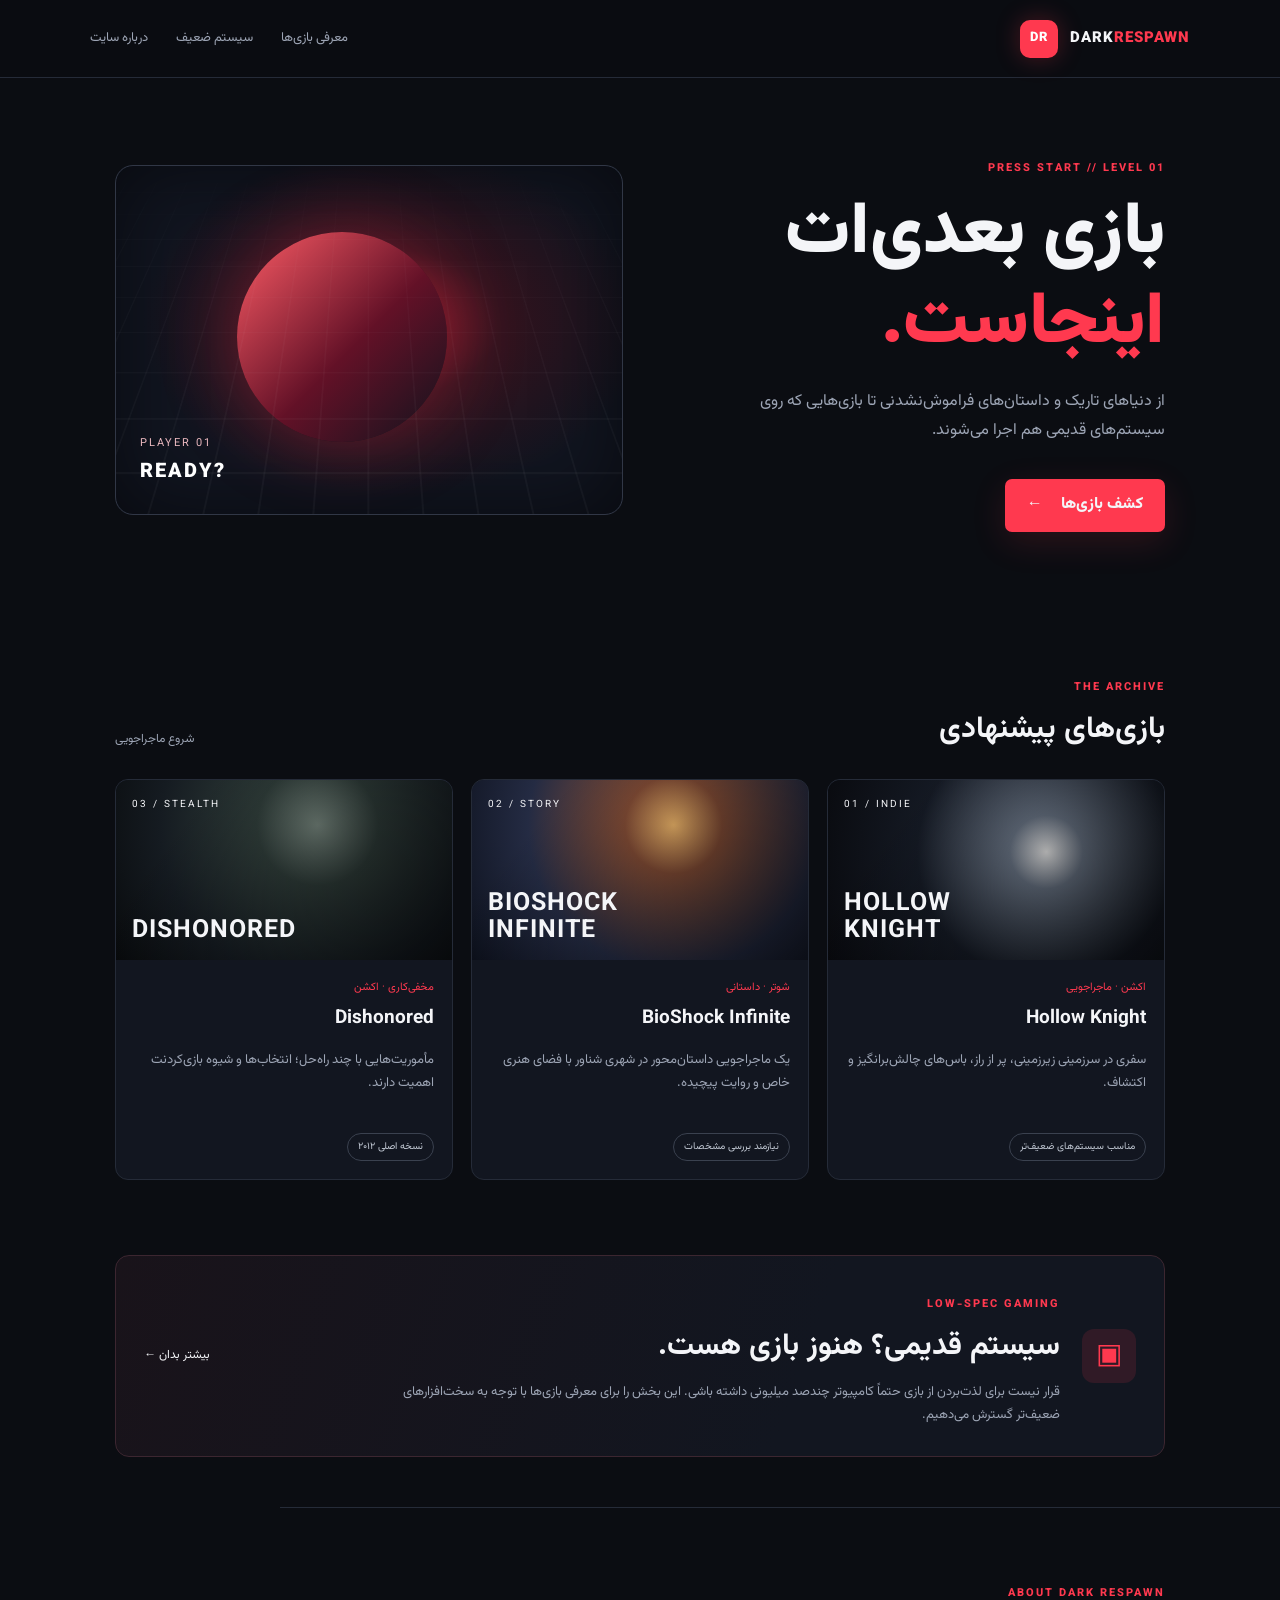
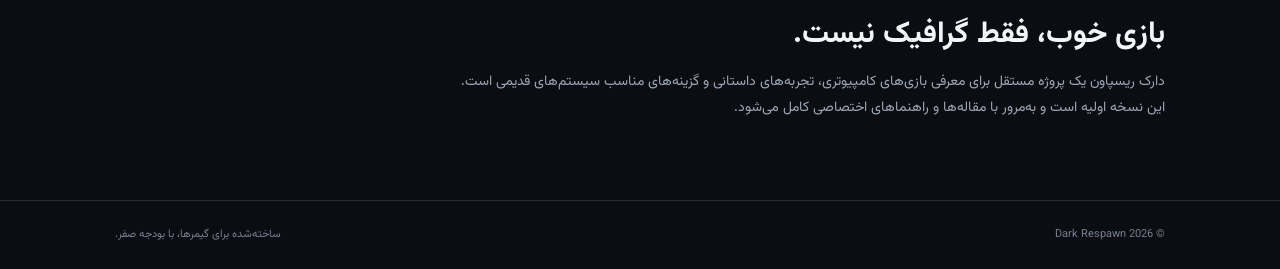
<file: index.html>
<!doctype html>
<html lang="fa" dir="rtl">
<head>
  <meta charset="utf-8">
  <meta name="viewport" content="width=device-width, initial-scale=1">
  <meta name="theme-color" content="#0b0d12">
  <meta name="description" content="دارک ریسپاون؛ معرفی بازی‌های کامپیوتری، راهنمای بازی‌ها و پیشنهاد بازی برای سیستم‌های ضعیف.">
  <meta name="robots" content="index,follow">
  <title>Dark Respawn | دنیای بازی‌ها</title>
  <link rel="stylesheet" href="style.css">
</head>
<body>
  <header class="topbar">
    <a class="brand" href="index.html" aria-label="صفحه اصلی دارک ریسپاون">
      <span class="brand-mark">DR</span><span>DARK<span class="accent">RESPAWN</span></span>
    </a>
    <nav>
      <a href="#games">معرفی بازی‌ها</a>
      <a href="#low-spec">سیستم ضعیف</a>
      <a href="#about">درباره سایت</a>
    </nav>
  </header>

  <main>
    <section class="hero">
      <div class="hero-copy">
        <p class="eyebrow">PRESS START // LEVEL 01</p>
        <h1>بازی بعدی‌ات<br><span class="accent">اینجاست.</span></h1>
        <p class="lead">از دنیاهای تاریک و داستان‌های فراموش‌نشدنی تا بازی‌هایی که روی سیستم‌های قدیمی هم اجرا می‌شوند.</p>
        <a class="button" href="#games">کشف بازی‌ها <span aria-hidden="true">←</span></a>
      </div>
      <div class="hero-art" aria-label="تصویر گرافیکی انتزاعی با حال‌وهوای بازی">
        <div class="orb"></div><div class="grid-lines"></div>
        <div class="hero-label">PLAYER 01<br><span>READY?</span></div>
      </div>
    </section>

    <section class="section" id="games">
      <div class="section-heading">
        <div><p class="eyebrow">THE ARCHIVE</p><h2>بازی‌های پیشنهادی</h2></div>
        <span class="section-note">شروع ماجراجویی</span>
      </div>
      <div class="cards">
        <article class="game-card">
          <div class="card-art art-hollow"><span>01 / INDIE</span><b>HOLLOW<br>KNIGHT</b></div>
          <div class="card-body"><p class="tag">اکشن · ماجراجویی</p><h3>Hollow Knight</h3><p>سفری در سرزمینی زیرزمینی، پر از راز، باس‌های چالش‌برانگیز و اکتشاف.</p><span class="pill">مناسب سیستم‌های ضعیف‌تر</span></div>
        </article>
        <article class="game-card">
          <div class="card-art art-bioshock"><span>02 / STORY</span><b>BIOSHOCK<br>INFINITE</b></div>
          <div class="card-body"><p class="tag">شوتر · داستانی</p><h3>BioShock Infinite</h3><p>یک ماجراجویی داستان‌محور در شهری شناور با فضای هنری خاص و روایت پیچیده.</p><span class="pill">نیازمند بررسی مشخصات</span></div>
        </article>
        <article class="game-card">
          <div class="card-art art-dishonored"><span>03 / STEALTH</span><b>DISHONORED</b></div>
          <div class="card-body"><p class="tag">مخفی‌کاری · اکشن</p><h3>Dishonored</h3><p>مأموریت‌هایی با چند راه‌حل؛ انتخاب‌ها و شیوه بازی‌کردنت اهمیت دارند.</p><span class="pill">نسخه اصلی ۲۰۱۲</span></div>
        </article>
      </div>
    </section>

    <section class="feature" id="low-spec">
      <div class="feature-icon">▣</div>
      <div><p class="eyebrow">LOW-SPEC GAMING</p><h2>سیستم قدیمی؟ هنوز بازی هست.</h2><p>قرار نیست برای لذت‌بردن از بازی حتماً کامپیوتر چندصد میلیونی داشته باشی. این بخش را برای معرفی بازی‌ها با توجه به سخت‌افزارهای ضعیف‌تر گسترش می‌دهیم.</p></div>
      <a class="text-link" href="#about">بیشتر بدان <span>←</span></a>
    </section>

    <section class="section about" id="about">
      <p class="eyebrow">ABOUT DARK RESPAWN</p>
      <h2>بازی خوب، فقط گرافیک نیست.</h2>
      <p>دارک ریسپاون یک پروژه مستقل برای معرفی بازی‌های کامپیوتری، تجربه‌های داستانی و گزینه‌های مناسب سیستم‌های قدیمی است. این نسخه اولیه است و به‌مرور با مقاله‌ها و راهنماهای اختصاصی کامل می‌شود.</p>
    </section>
  </main>

  <footer><span>© 2026 Dark Respawn</span><span>ساخته‌شده برای گیمرها، با بودجه صفر.</span></footer>
  <script src="script.js"></script>
</body>
</html>
</file>
<file: style.css>
@import url('https://fonts.googleapis.com/css2?family=Vazirmatn:wght@400;500;600;700;800;900&display=swap');
:root{--bg:#0b0d12;--panel:#121620;--panel2:#171c28;--text:#f4f5f8;--muted:#9da5b5;--red:#ff394f;--line:#252b38}
*{box-sizing:border-box}html{scroll-behavior:smooth}body{margin:0;background:var(--bg);color:var(--text);font-family:Vazirmatn,Tahoma,sans-serif;line-height:1.8}a{color:inherit;text-decoration:none}.topbar{height:78px;padding:0 7%;display:flex;align-items:center;justify-content:space-between;border-bottom:1px solid var(--line);background:#0b0d12eF;position:sticky;top:0;z-index:5;backdrop-filter:blur(12px)}.brand{display:flex;align-items:center;gap:12px;font-size:15px;font-weight:900;letter-spacing:1px;direction:ltr}.brand-mark{display:grid;place-items:center;width:38px;height:38px;background:var(--red);color:#fff;border-radius:10px;font-size:13px;box-shadow:0 0 24px #ff394f44}.accent{color:var(--red)}nav{display:flex;gap:28px;font-size:13px;color:var(--muted)}nav a:hover,.text-link:hover{color:var(--red)}.hero{min-height:520px;padding:70px 9%;display:grid;grid-template-columns:1fr 1fr;gap:35px;align-items:center;overflow:hidden}.eyebrow{font-size:11px;letter-spacing:2px;color:var(--red);font-weight:800;direction:ltr;text-align:right}.hero h1{font-size:clamp(42px,6vw,72px);line-height:1.25;margin:10px 0 18px;font-weight:900}.lead{max-width:480px;color:var(--muted);font-size:16px}.button{display:inline-flex;align-items:center;gap:18px;background:var(--red);padding:12px 22px;border-radius:7px;font-weight:800;margin-top:18px;box-shadow:0 10px 35px #ff394f24;transition:.2s}.button:hover{transform:translateY(-3px)}.hero-art{height:350px;position:relative;overflow:hidden;border:1px solid #313746;border-radius:18px;background:radial-gradient(ellipse at 55% 45%,#7f1728 0,#32131e 27%,#111520 64%);box-shadow:inset 0 0 80px #0008}.orb{position:absolute;width:210px;height:210px;left:24%;top:19%;border-radius:50%;background:linear-gradient(135deg,#ff5c66,#631127 55%,#10131d);box-shadow:0 0 80px #ff304c55}.grid-lines{position:absolute;inset:0;background-image:linear-gradient(#ffffff0b 1px,transparent 1px),linear-gradient(90deg,#ffffff0b 1px,transparent 1px);background-size:28px 28px;transform:perspective(250px) rotateX(24deg) scale(1.5);mask-image:linear-gradient(transparent,#000)}.hero-label{position:absolute;bottom:24px;left:24px;direction:ltr;font-size:11px;letter-spacing:2px;color:#e9b7be}.hero-label span{color:#fff;font-weight:900;font-size:20px}.section{padding:65px 9%}.section-heading{display:flex;align-items:end;justify-content:space-between;margin-bottom:28px}.section h2,.feature h2,.about h2{font-size:30px;line-height:1.4;margin:0}.section-note{font-size:12px;color:var(--muted)}.cards{display:grid;grid-template-columns:repeat(3,minmax(0,1fr));gap:18px}.game-card{background:var(--panel);border:1px solid var(--line);border-radius:13px;overflow:hidden;transition:.25s}.game-card:hover{transform:translateY(-5px);border-color:#5a2b38}.card-art{height:180px;padding:16px;display:flex;flex-direction:column;justify-content:space-between;direction:ltr;position:relative;overflow:hidden}.card-art:after{content:"";position:absolute;inset:0;background:linear-gradient(130deg,transparent 20%,#0008)}.card-art span,.card-art b{position:relative;z-index:1}.card-art span{font-size:10px;letter-spacing:2px}.card-art b{font-size:25px;line-height:1.05;letter-spacing:1px}.art-hollow{background:radial-gradient(circle at 65% 40%,#e5e5e5,#657080 15%,#141923 53%,#08090d)}.art-bioshock{background:radial-gradient(circle at 60% 25%,#f1b86b,#804b35 20%,#242b43 60%,#0c101b)}.art-dishonored{background:radial-gradient(circle at 60% 25%,#718078,#2d3a37 25%,#151b21 65%,#080a0c)}.card-body{padding:18px}.tag{font-size:11px;color:var(--red);margin:0}.card-body h3{margin:4px 0 7px;font-size:19px}.card-body p:not(.tag){font-size:13px;color:var(--muted);min-height:70px}.pill{display:inline-block;border:1px solid #3a414f;border-radius:20px;padding:4px 10px;color:#c3cad5;font-size:10px}.feature{margin:10px 9% 50px;padding:28px;display:grid;grid-template-columns:auto 1fr auto;gap:22px;align-items:center;background:linear-gradient(110deg,#19131a,#121620 65%);border:1px solid #3c2630;border-radius:14px}.feature-icon{width:54px;height:54px;display:grid;place-items:center;border-radius:12px;background:#ff394f20;color:var(--red);font-size:28px}.feature p:not(.eyebrow){color:var(--muted);font-size:13px;max-width:680px;margin-bottom:0}.text-link{font-size:12px;white-space:nowrap}.about{border-top:1px solid var(--line);max-width:1000px}.about p:last-child{max-width:720px;color:var(--muted);font-size:14px}footer{padding:24px 9%;border-top:1px solid var(--line);display:flex;justify-content:space-between;gap:12px;color:#777f8f;font-size:11px}
@media(max-width:760px){.topbar{padding:0 5%;height:auto;min-height:72px;flex-wrap:wrap;gap:10px;padding-top:12px;padding-bottom:12px}nav{width:100%;justify-content:space-between;gap:8px;font-size:11px}.hero{padding:48px 6%;grid-template-columns:1fr;gap:30px}.hero-art{height:250px}.section{padding:45px 6%}.cards{grid-template-columns:1fr}.card-art{height:200px}.card-body p:not(.tag){min-height:0}.feature{margin:0 6% 35px;grid-template-columns:auto 1fr;padding:20px}.feature .text-link{grid-column:2}.section h2,.feature h2,.about h2{font-size:24px}footer{padding:22px 6%;flex-direction:column}}
</file>
